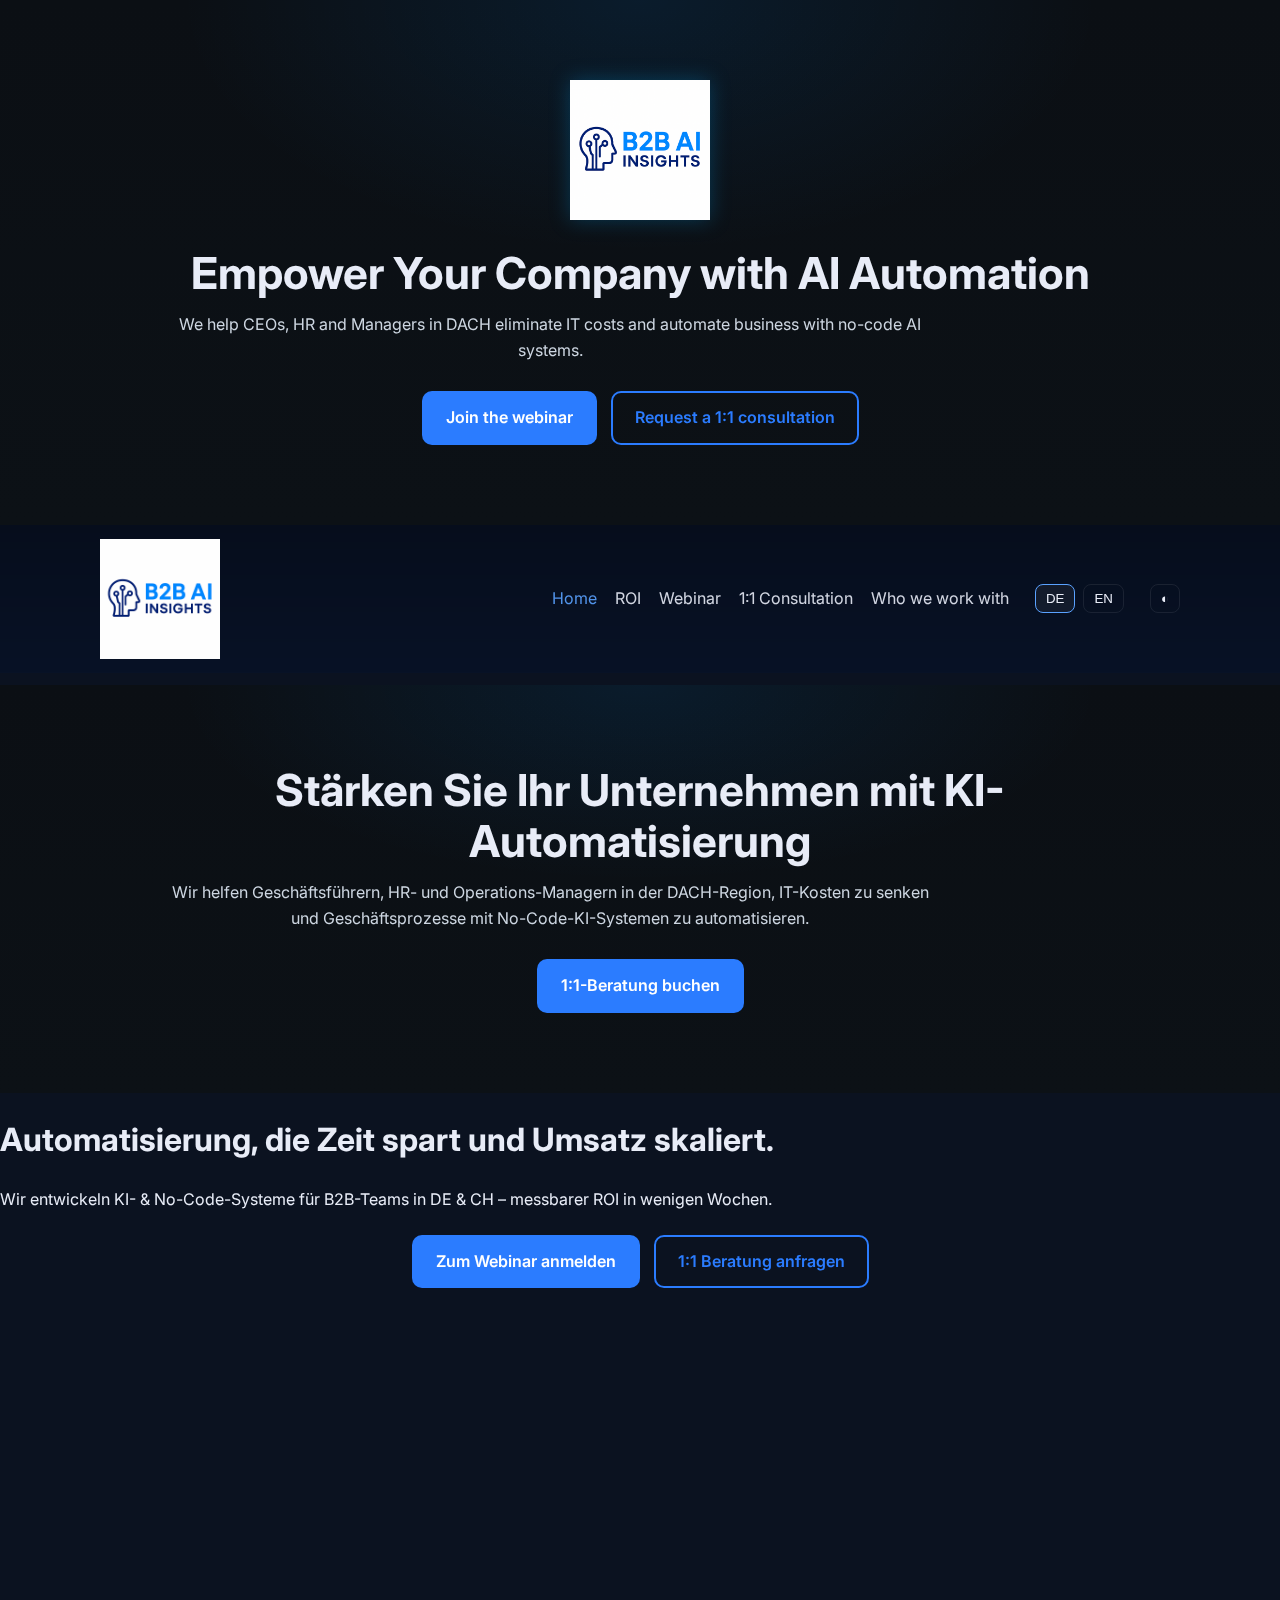
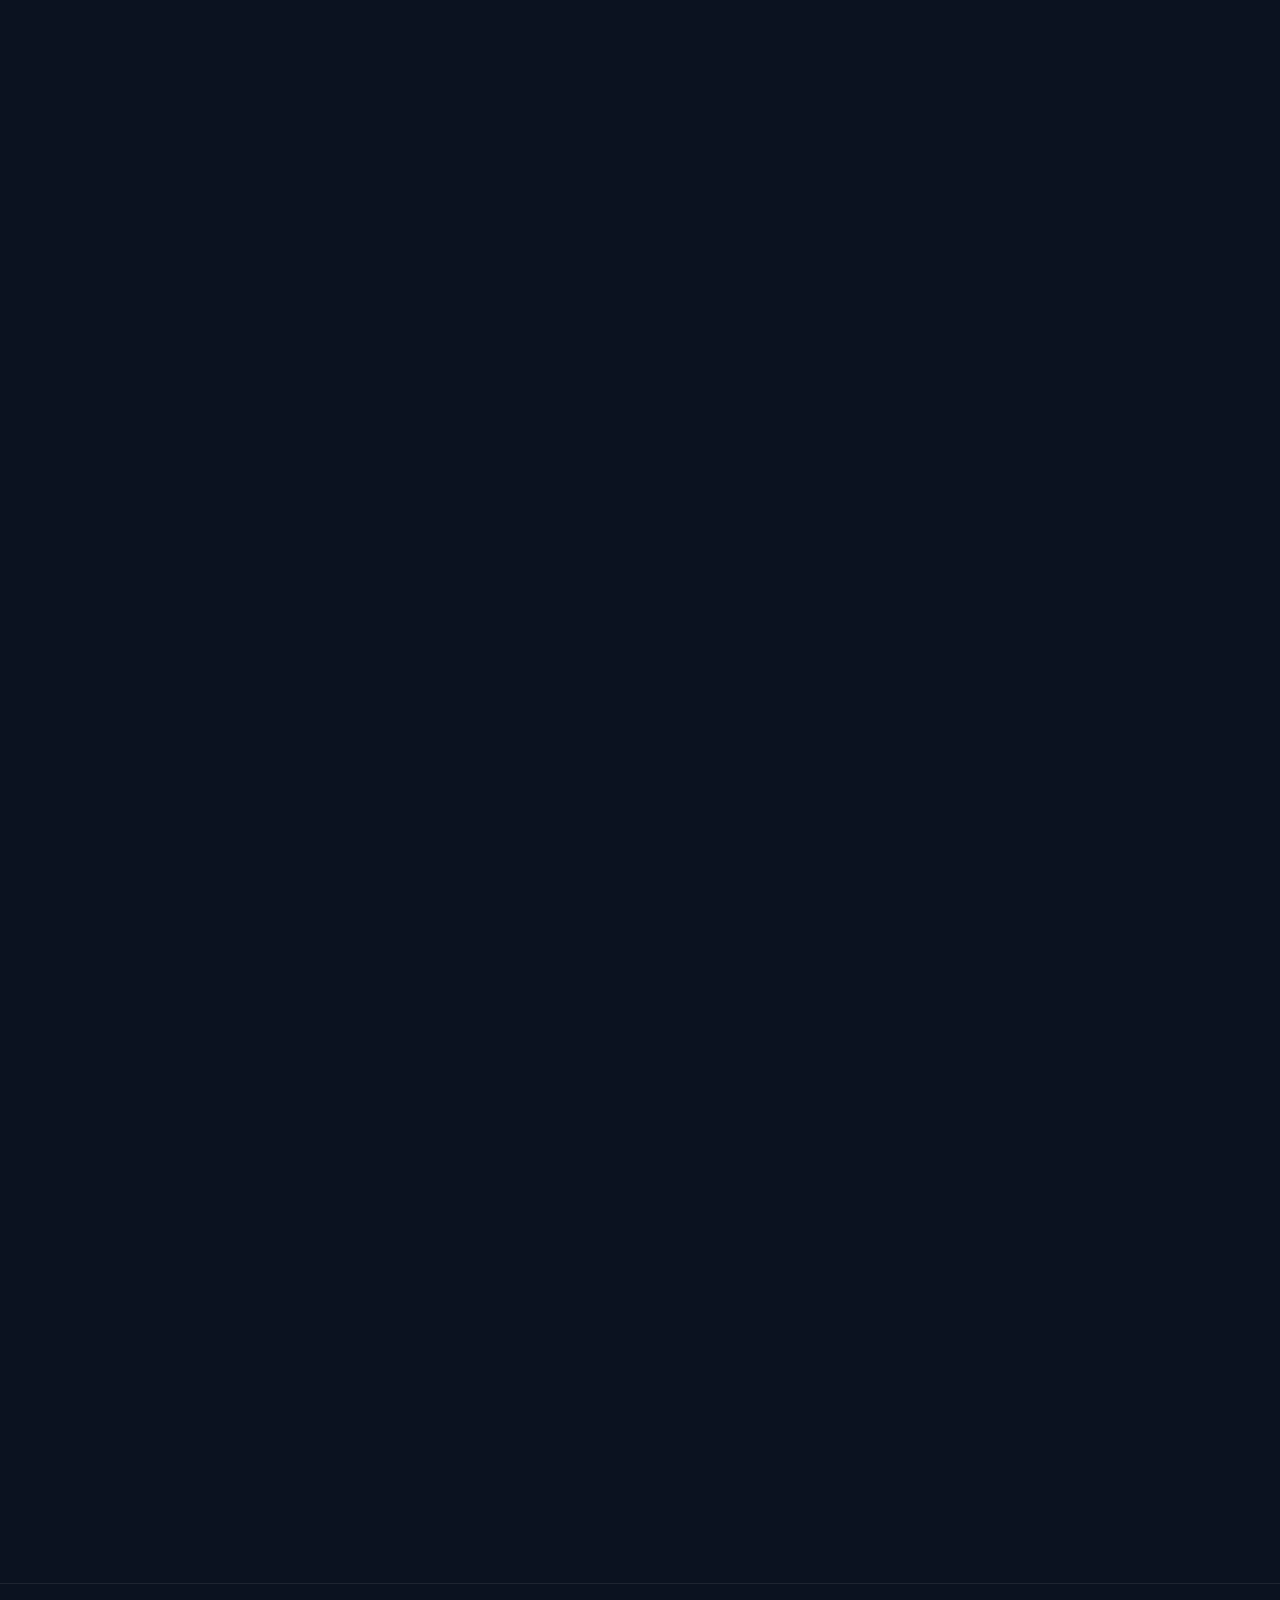
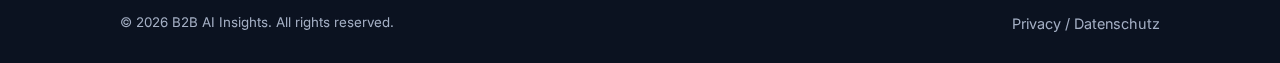
<file: index.html>
<!doctype html>
<html lang="de">
<head>
  <meta charset="utf-8">
  <meta name="viewport" content="width=device-width,initial-scale=1">
  <title>B2B AI Insights — Automation & ROI</title>
  <link rel="icon" href="assets/logo.png">
  <link rel="preconnect" href="https://fonts.gstatic.com" crossorigin>
  <link href="https://fonts.googleapis.com/css2?family=Inter:wght@400;600;700&display=swap" rel="stylesheet">
  <link rel="stylesheet" href="styles.css">
</head>
<body>
  </header>
  
  <section class="hero">
  <div class="container reveal">
    <img src="assets/logo.png" alt="B2B AI Insights logo" class="logo-hero-img" style="width:140px; margin-bottom:20px;">
    <h1>Empower Your Company with AI Automation</h1>
    <p>We help CEOs, HR and Managers in DACH eliminate IT costs and automate business with no-code AI systems.</p>
    <div class="cta-row">
      <a href="webinar.html" class="cta pill">Join the webinar</a>
      <a href="consulting.html" class="cta ghost">Request a 1:1 consultation</a>
    </div>
  </div>
</section>
<header class="nav">
  <div class="container nav-inner">
    <a class="brand" href="index.html"><img src="assets/logo.png" alt="B2B AI Insights" class="logo"></a>
    <nav class="menu">
      <a href="index.html" class="active">Home</a>
      <a href="roi.html">ROI</a>
      <a href="webinar.html">Webinar</a>
      <a href="consulting.html">1:1 Consultation</a>
      <a href="clients.html">Who we work with</a>
      <span class="lang-switch">
        <button id="btnDE" class="active">DE</button>
        <button id="btnEN">EN</button>
      </span>
      <button id="themeToggle" class="toggle" aria-label="Toggle theme">◐</button>
    </nav>
  </div>
</header>
<section class="hero">
  <div class="container reveal">
    
    <div class="lang-en">
      <h1>Empower Your Company with AI Automation</h1>
      <p>We help CEOs, HR and Managers in DACH eliminate IT costs and automate business with no-code AI systems.</p>
      <a href="consulting.html" class="cta pill">Book 1:1 Consultation</a>
    </div>

    <div class="lang-de">
      <h1>Stärken Sie Ihr Unternehmen mit KI-Automatisierung</h1>
      <p>Wir helfen Geschäftsführern, HR- und Operations-Managern in der DACH-Region, IT-Kosten zu senken und Geschäftsprozesse mit No-Code-KI-Systemen zu automatisieren.</p>
      <a href="consulting.html" class="cta pill">1:1-Beratung buchen</a>
    </div>

  </div>
</section>
    <div class="lang-de">
      <h1>Automatisierung, die Zeit spart und Umsatz skaliert.</h1>
      <p>Wir entwickeln KI- & No-Code-Systeme für B2B-Teams in DE & CH – messbarer ROI in wenigen Wochen.</p>
      <div class="cta-row">
        <a href="webinar.html" class="cta pill">Zum Webinar anmelden</a>
        <a href="consulting.html" class="cta ghost">1:1 Beratung anfragen</a>
      </div>
    </div>
  </div>
</section>
  <section id="about" class="section reveal">
  <div class="container grid grid-2">
    <div class="card">
      <div class="lang-en">
        <h2>About B2B AI Insights</h2>
        <p>We help mid-market B2B teams in DE/CH automate Sales, HR, Operations, Support and IT with AI & No-Code — delivering measurable ROI in weeks.</p>
        <p><strong>Approach:</strong> quick audit → ROI model → 30-day pilot → scale-up. <strong>Stack:</strong> Make/n8n, Airtable/Notion, Zapier, CRM, Calendly, AI agents.</p>
      </div>
      <div class="lang-de">
        <h2>Über B2B AI Insights</h2>
        <p>Wir unterstützen mittelständische B2B-Teams in DE/CH bei der Automatisierung von Sales, HR, Operations, Support und IT mit KI & No-Code — mit messbarem ROI in wenigen Wochen.</p>
        <p><strong>Vorgehen:</strong> schneller Audit → ROI-Modell → 30-Tage-Pilot → Skalierung. <strong>Stack:</strong> Make/n8n, Airtable/Notion, Zapier, CRM, Calendly, AI-Agents.</p>
      </div>
    </div>

    <div class="card">
      <div class="lang-en">
        <h3>What clients get</h3>
        <ul class="features">
          <li>Tailored ROI forecast (time, FTE, revenue uplift)</li>
          <li>Automation blueprint (flows, triggers, data model, ownership)</li>
          <li>30-day pilot with KPIs and governance</li>
          <li>Playbooks, checklists, training & enablement</li>
          <li>QA and KPI reviews to lock in results</li>
        </ul>
      </div>
      <div class="lang-de">
        <h3>Ihr Mehrwert</h3>
        <ul class="features">
          <li>Individuelle ROI-Prognose (Zeit, FTE, Umsatzhebel)</li>
          <li>Automation-Blueprint (Flows, Trigger, Datenmodell, Ownership)</li>
          <li>30-Tage-Pilot mit KPIs & Governance</li>
          <li>Playbooks, Checklisten, Training & Enablement</li>
          <li>QA und KPI-Reviews zur Ergebnissicherung</li>
        </ul>
      </div>
    </div>
  </div>
</section>

<!-- ABOUT -->
<section id="about" class="section reveal">
  <div class="container">
    <div class="lang-en">
      <h2>About B2B AI Insights</h2>
      <p><strong>B2B AI Insights</strong> is a consulting & implementation studio helping mid-market B2B companies automate operations, marketing and lead generation with <strong>AI</strong> and <strong>No-Code</strong>. Practical, measurable and human-centered.</p>
      <ul class="features">
        <li>Measurable from day one — baseline, forecast, weekly ROI tracking</li>
        <li>Fast execution — pilot live in 4–6 weeks</li>
        <li>Stack-friendly — Make/n8n, Airtable/Notion, CRM, Calendly</li>
        <li>GDPR-aware — built for DE/CH</li>
      </ul>
    </div>
    <div class="lang-de">
      <h2>Über uns</h2>
      <p><strong>B2B AI Insights</strong> ist ein Beratungs- und Implementierungsstudio für Automatisierung mit <strong>KI</strong> & <strong>No-Code</strong>. Unser Ansatz ist pragmatisch, messbar und menschenzentriert.</p>
      <ul class="features">
        <li>Messbar ab Tag 1 — Baseline, Forecast, wöchentliches ROI-Tracking</li>
        <li>Schnelle Umsetzung — Pilot in 4–6 Wochen</li>
        <li>Stack-freundlich — Make/n8n, Airtable/Notion, CRM, Calendly</li>
        <li>DSGVO-bewusst — optimiert für DE/CH</li>
      </ul>
    </div>
  </div>
</section>

<!-- WHAT WE DO -->
<section id="services" class="section alt reveal">
  <div class="container grid grid-3">
    <div class="card lang-en">
      <h3>⚙️ Automation Audit</h3>
      <p>Map processes, quantify time/FTE savings and create an ROI-first roadmap.</p>
    </div>
    <div class="card lang-en">
      <h3>💡 AI Assistants</h3>
      <p>Lead qualification, follow-ups, summaries and hand-offs — integrated with your CRM.</p>
    </div>
    <div class="card lang-en">
      <h3>📊 ROI Dashboards</h3>
      <p>Real-time visibility of time saved, conversion uplift and revenue increase.</p>
    </div>

    <div class="card lang-de">
      <h3>⚙️ Automatisierungs-Audit</h3>
      <p>Prozesse kartieren, Zeit/FTE-Einsparungen quantifizieren, ROI-Roadmap.</p>
    </div>
    <div class="card lang-de">
      <h3>💡 KI-Assistenten</h3>
      <p>Qualifizierung, Follow-ups, Zusammenfassungen – integriert in Ihr CRM.</p>
    </div>
    <div class="card lang-de">
      <h3>📊 ROI-Dashboards</h3>
      <p>Echtzeit-Sicht auf Zeitersparnis, Conversion-Uplift und Umsatzsteigerung.</p>
    </div>
  </div>
</section>

<!-- WHO WE WORK WITH (teaser + link) -->
<section class="section reveal">
  <div class="container card">
    <div class="lang-en">
      <h2>Who we work with</h2>
      <p class="small">Mid-market B2B: Industrial/Manufacturing, Professional Services, SaaS, Recruiting/HR.</p>
      <div class="badge-row">
        <span class="badge">B2B SaaS</span><span class="badge">Industrial</span><span class="badge">Consulting</span><span class="badge">Recruitment/HR</span>
      </div>
      <div class="cta-row"><a class="btn" href="clients.html">See more</a></div>
    </div>
    <div class="lang-de">
      <h2>Mit wem wir arbeiten</h2>
      <p class="small">Mittelstand B2B: Industrie/Fertigung, Dienstleistungen, SaaS, Recruiting/HR.</p>
      <div class="badge-row">
        <span class="badge">B2B SaaS</span><span class="badge">Industrie</span><span class="badge">Beratung</span><span class="badge">Recruiting/HR</span>
      </div>
      <div class="cta-row"><a class="btn" href="clients.html">Mehr erfahren</a></div>
    </div>
  </div>
</section>

<!-- CTA -->
<section class="section alt reveal">
  <div class="container">
    <div class="lang-en">
      <h2>Ready to see your ROI?</h2>
      <div class="cta-row">
        <a href="webinar.html" class="cta pill">Join the webinar</a>
        <a href="consulting.html" class="cta ghost">Book 1:1 Consultation</a>
      </div>
    </div>
    <div class="lang-de">
      <h2>Bereit für messbaren ROI?</h2>
      <div class="cta-row">
        <a href="webinar.html" class="cta pill">Zum Webinar</a>
        <a href="consulting.html" class="cta ghost">1:1 Beratung</a>
      </div>
    </div>
  </div>
</section>

<footer class="footer">
  <div class="container foot-inner">
    <small>© <span id="year"></span> B2B AI Insights. All rights reserved.</small>
    <a class="small" href="privacy.html">Privacy / Datenschutz</a>
  </div>
</footer>
<script src="script.js" defer></script>
</body>
</html>
</file>
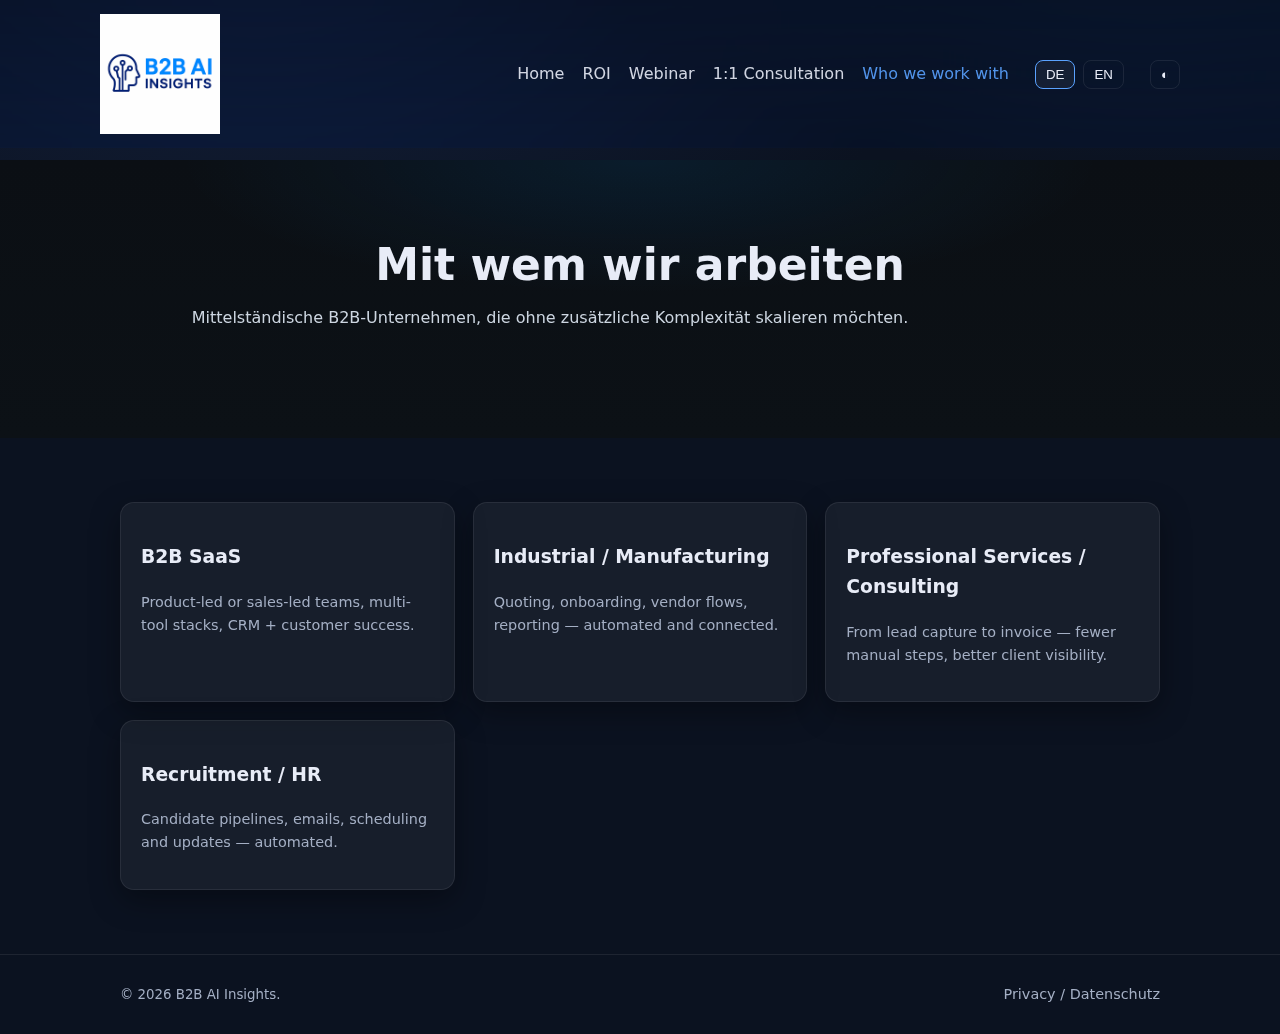
<file: clients.html>
<!doctype html>
<html lang="en">
<head>
  <meta charset="utf-8"><meta name="viewport" content="width=device-width,initial-scale=1">
  <title>Who we work with — B2B AI Insights</title>
  <link rel="icon" href="assets/logo.png"><link rel="stylesheet" href="styles.css">
</head>
<body>
<header class="nav"><div class="container nav-inner">
  <a class="brand" href="index.html"><img src="assets/logo.png" class="logo" alt="B2B AI Insights"></a>
  <nav class="menu">
    <a href="index.html">Home</a><a href="roi.html">ROI</a><a href="webinar.html">Webinar</a>
    <a href="consulting.html">1:1 Consultation</a><a class="active" href="clients.html">Who we work with</a>
    <span class="lang-switch"><button id="btnDE" class="active">DE</button><button id="btnEN">EN</button></span>
    <button id="themeToggle" class="toggle">◐</button>
  </nav>
</div></header>

<section class="hero"><div class="container reveal revealed">
  <div class="lang-en"><h1>Who we work with</h1><p>Mid-market B2B companies that want to scale without adding complexity.</p></div>
  <div class="lang-de"><h1>Mit wem wir arbeiten</h1><p>Mittelständische B2B-Unternehmen, die ohne zusätzliche Komplexität skalieren möchten.</p></div>
</div></section>

<section class="section reveal">
  <div class="container grid grid-3">
    <div class="card">
      <h3>B2B SaaS</h3>
      <p class="small">Product-led or sales-led teams, multi-tool stacks, CRM + customer success.</p>
    </div>
    <div class="card">
      <h3>Industrial / Manufacturing</h3>
      <p class="small">Quoting, onboarding, vendor flows, reporting — automated and connected.</p>
    </div>
    <div class="card">
      <h3>Professional Services / Consulting</h3>
      <p class="small">From lead capture to invoice — fewer manual steps, better client visibility.</p>
    </div>
    <div class="card">
      <h3>Recruitment / HR</h3>
      <p class="small">Candidate pipelines, emails, scheduling and updates — automated.</p>
    </div>
  </div>
</section>

<footer class="footer"><div class="container foot-inner">
  <small>© <span id="year"></span> B2B AI Insights.</small><a class="small" href="privacy.html">Privacy / Datenschutz</a>
</div></footer>
<script src="script.js" defer></script>
</body></html>
</file>
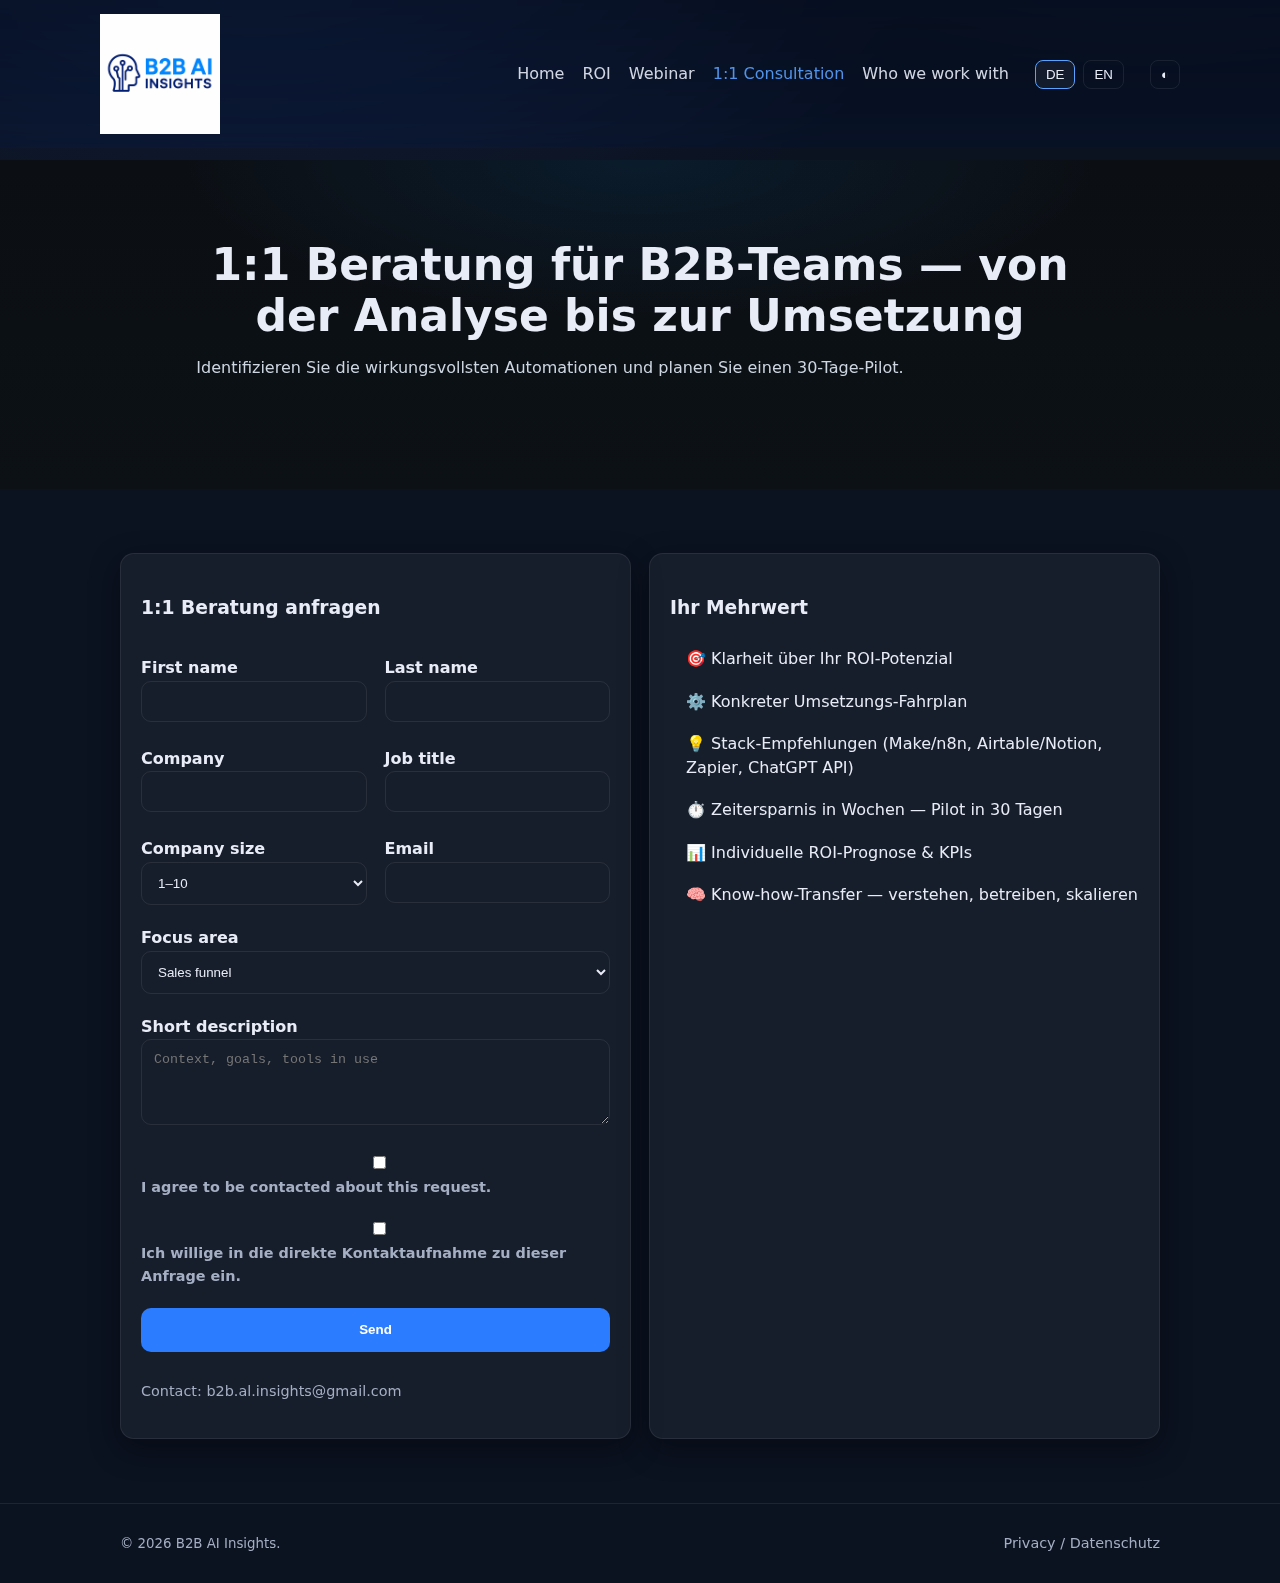
<file: consulting.html>
<!doctype html>
<html lang="en">
<head>
  <meta charset="utf-8"><meta name="viewport" content="width=device-width,initial-scale=1">
  <title>1:1 Consultation — B2B AI Insights</title>
  <link rel="icon" href="assets/logo.png"><link rel="stylesheet" href="styles.css">
</head>
<body>
<header class="nav"><div class="container nav-inner">
  <a class="brand" href="index.html"><img src="assets/logo.png" class="logo" alt="B2B AI Insights"></a>
  <nav class="menu">
    <a href="index.html">Home</a><a href="roi.html">ROI</a><a href="webinar.html">Webinar</a>
    <a class="active" href="consulting.html">1:1 Consultation</a><a href="clients.html">Who we work with</a>
    <span class="lang-switch"><button id="btnDE" class="active">DE</button><button id="btnEN">EN</button></span>
    <button id="themeToggle" class="toggle">◐</button>
  </nav>
</div></header>

<section class="hero"><div class="container reveal revealed">
  <div class="lang-en">
    <h1>1:1 Consulting for B2B Teams — from insight to implementation</h1>
    <p>Book a strategy session to identify your highest-impact automations and design a 30-day pilot.</p>
  </div>
  <div class="lang-de">
    <h1>1:1 Beratung für B2B-Teams — von der Analyse bis zur Umsetzung</h1>
    <p>Identifizieren Sie die wirkungsvollsten Automationen und planen Sie einen 30-Tage-Pilot.</p>
  </div>
</div></section>

<section class="section reveal">
  <div class="container grid grid-2">
    <form class="card form" method="POST" action="FORM_ENDPOINT">
      <h3 class="lang-en">Request a 1:1 consultation</h3>
      <h3 class="lang-de">1:1 Beratung anfragen</h3>
      <div class="grid grid-2">
        <div><label>First name<input name="first_name" required></label></div>
        <div><label>Last name<input name="last_name" required></label></div>
        <div><label>Company<input name="company" required></label></div>
        <div><label>Job title<input name="job_title"></label></div>
        <div><label>Company size
          <select name="company_size"><option>1–10</option><option>11–50</option><option>51–200</option><option>200+</option></select>
        </label></div>
        <div><label>Email<input type="email" name="email" required></label></div>
      </div>
      <label>Focus area
        <select name="focus">
          <option>Sales funnel</option><option>HR automations</option><option>Operations</option>
          <option>Customer support</option><option>IT & integrations</option>
        </select>
      </label>
      <label>Short description<textarea name="message" rows="4" placeholder="Context, goals, tools in use"></textarea></label>
      <label class="small"><input type="checkbox" name="consent" required> I agree to be contacted about this request.</label>
      <label class="small lang-de"><input type="checkbox" required> Ich willige in die direkte Kontaktaufnahme zu dieser Anfrage ein.</label>
      <button class="cta pill" type="submit">Send</button>
      <p class="small">Contact: b2b.al.insights@gmail.com</p>
    </form>

    <div class="card">
      <div class="lang-en">
        <h3>What you gain</h3>
        <ul class="features">
          <li>🎯 Clarity on ROI potential</li>
          <li>⚙️ A step-by-step implementation roadmap</li>
          <li>💡 Expert stack recommendations (Make/n8n, Airtable/Notion, Zapier, ChatGPT API)</li>
          <li>⏱️ Time savings within weeks — pilot ready in 30 days</li>
          <li>📊 Custom ROI forecast & KPIs</li>
          <li>🧠 Enablement — understand, maintain, and scale</li>
        </ul>
      </div>
      <div class="lang-de">
        <h3>Ihr Mehrwert</h3>
        <ul class="features">
          <li>🎯 Klarheit über Ihr ROI-Potenzial</li>
          <li>⚙️ Konkreter Umsetzungs-Fahrplan</li>
          <li>💡 Stack-Empfehlungen (Make/n8n, Airtable/Notion, Zapier, ChatGPT API)</li>
          <li>⏱️ Zeitersparnis in Wochen — Pilot in 30 Tagen</li>
          <li>📊 Individuelle ROI-Prognose & KPIs</li>
          <li>🧠 Know-how-Transfer — verstehen, betreiben, skalieren</li>
        </ul>
      </div>
    </div>
  </div>
</section>

<footer class="footer"><div class="container foot-inner">
  <small>© <span id="year"></span> B2B AI Insights.</small><a class="small" href="privacy.html">Privacy / Datenschutz</a>
</div></footer>
<script src="script.js" defer></script>
</body></html>
</file>
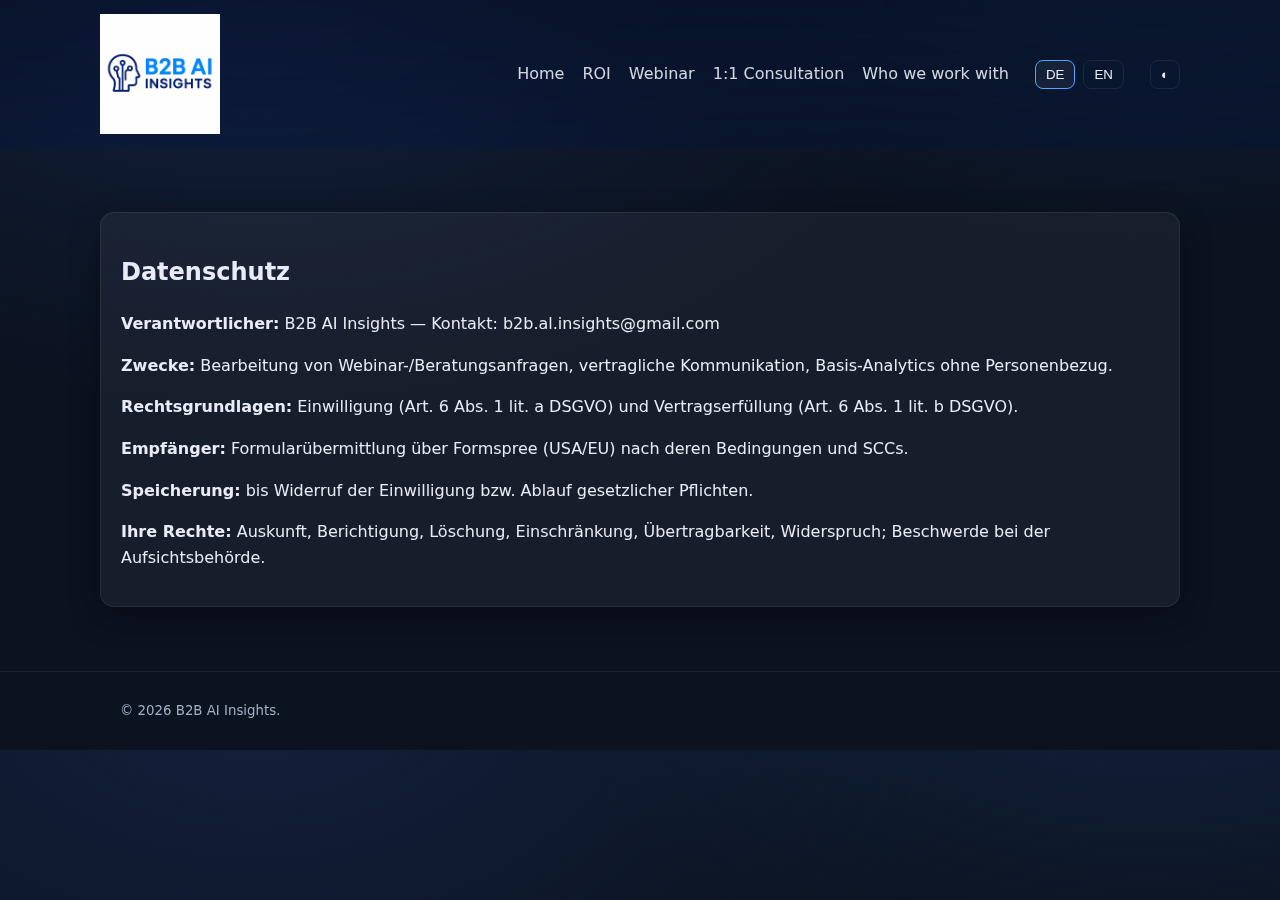
<file: privacy.html>
<!doctype html>
<html lang="en">
<head>
  <meta charset="utf-8"><meta name="viewport" content="width=device-width,initial-scale=1">
  <title>Privacy / Datenschutz — B2B AI Insights</title>
  <link rel="icon" href="assets/logo.png"><link rel="stylesheet" href="styles.css">
</head>
<body>
<header class="nav"><div class="container nav-inner">
  <a class="brand" href="index.html"><img src="assets/logo.png" class="logo" alt="B2B AI Insights"></a>
  <nav class="menu">
    <a href="index.html">Home</a><a href="roi.html">ROI</a><a href="webinar.html">Webinar</a>
    <a href="consulting.html">1:1 Consultation</a><a href="clients.html">Who we work with</a>
    <span class="lang-switch"><button id="btnDE" class="active">DE</button><button id="btnEN">EN</button></span>
    <button id="themeToggle" class="toggle">◐</button>
  </nav>
</div></header>

<section class="section reveal"><div class="container card">
  <div class="lang-en">
    <h2>Privacy Policy</h2>
    <p><strong>Controller:</strong> B2B AI Insights — contact: <a href="mailto:b2b.al.insights@gmail.com">b2b.al.insights@gmail.com</a></p>
    <p><strong>Purpose:</strong> handling webinar/consultation requests, contractual communication, basic non-personal analytics.</p>
    <p><strong>Legal basis:</strong> consent (Art. 6(1)(a) GDPR) and performance of contract (Art. 6(1)(b) GDPR).</p>
    <p><strong>Processors/Recipients:</strong> form submissions via Formspree (USA/EU) under their terms and SCCs.</p>
    <p><strong>Retention:</strong> until consent withdrawal or legal obligations expire.</p>
    <p><strong>Your rights:</strong> access, rectification, erasure, restriction, portability, objection; complaint with the supervisory authority.</p>
  </div>
  <div class="lang-de">
    <h2>Datenschutz</h2>
    <p><strong>Verantwortlicher:</strong> B2B AI Insights — Kontakt: <a href="mailto:b2b.al.insights@gmail.com">b2b.al.insights@gmail.com</a></p>
    <p><strong>Zwecke:</strong> Bearbeitung von Webinar-/Beratungsanfragen, vertragliche Kommunikation, Basis-Analytics ohne Personenbezug.</p>
    <p><strong>Rechtsgrundlagen:</strong> Einwilligung (Art. 6 Abs. 1 lit. a DSGVO) und Vertragserfüllung (Art. 6 Abs. 1 lit. b DSGVO).</p>
    <p><strong>Empfänger:</strong> Formularübermittlung über Formspree (USA/EU) nach deren Bedingungen und SCCs.</p>
    <p><strong>Speicherung:</strong> bis Widerruf der Einwilligung bzw. Ablauf gesetzlicher Pflichten.</p>
    <p><strong>Ihre Rechte:</strong> Auskunft, Berichtigung, Löschung, Einschränkung, Übertragbarkeit, Widerspruch; Beschwerde bei der Aufsichtsbehörde.</p>
  </div>
</div></section>

<footer class="footer"><div class="container foot-inner">
  <small>© <span id="year"></span> B2B AI Insights.</small>
</div></footer>
<script src="script.js" defer></script>
</body></html>
</file>
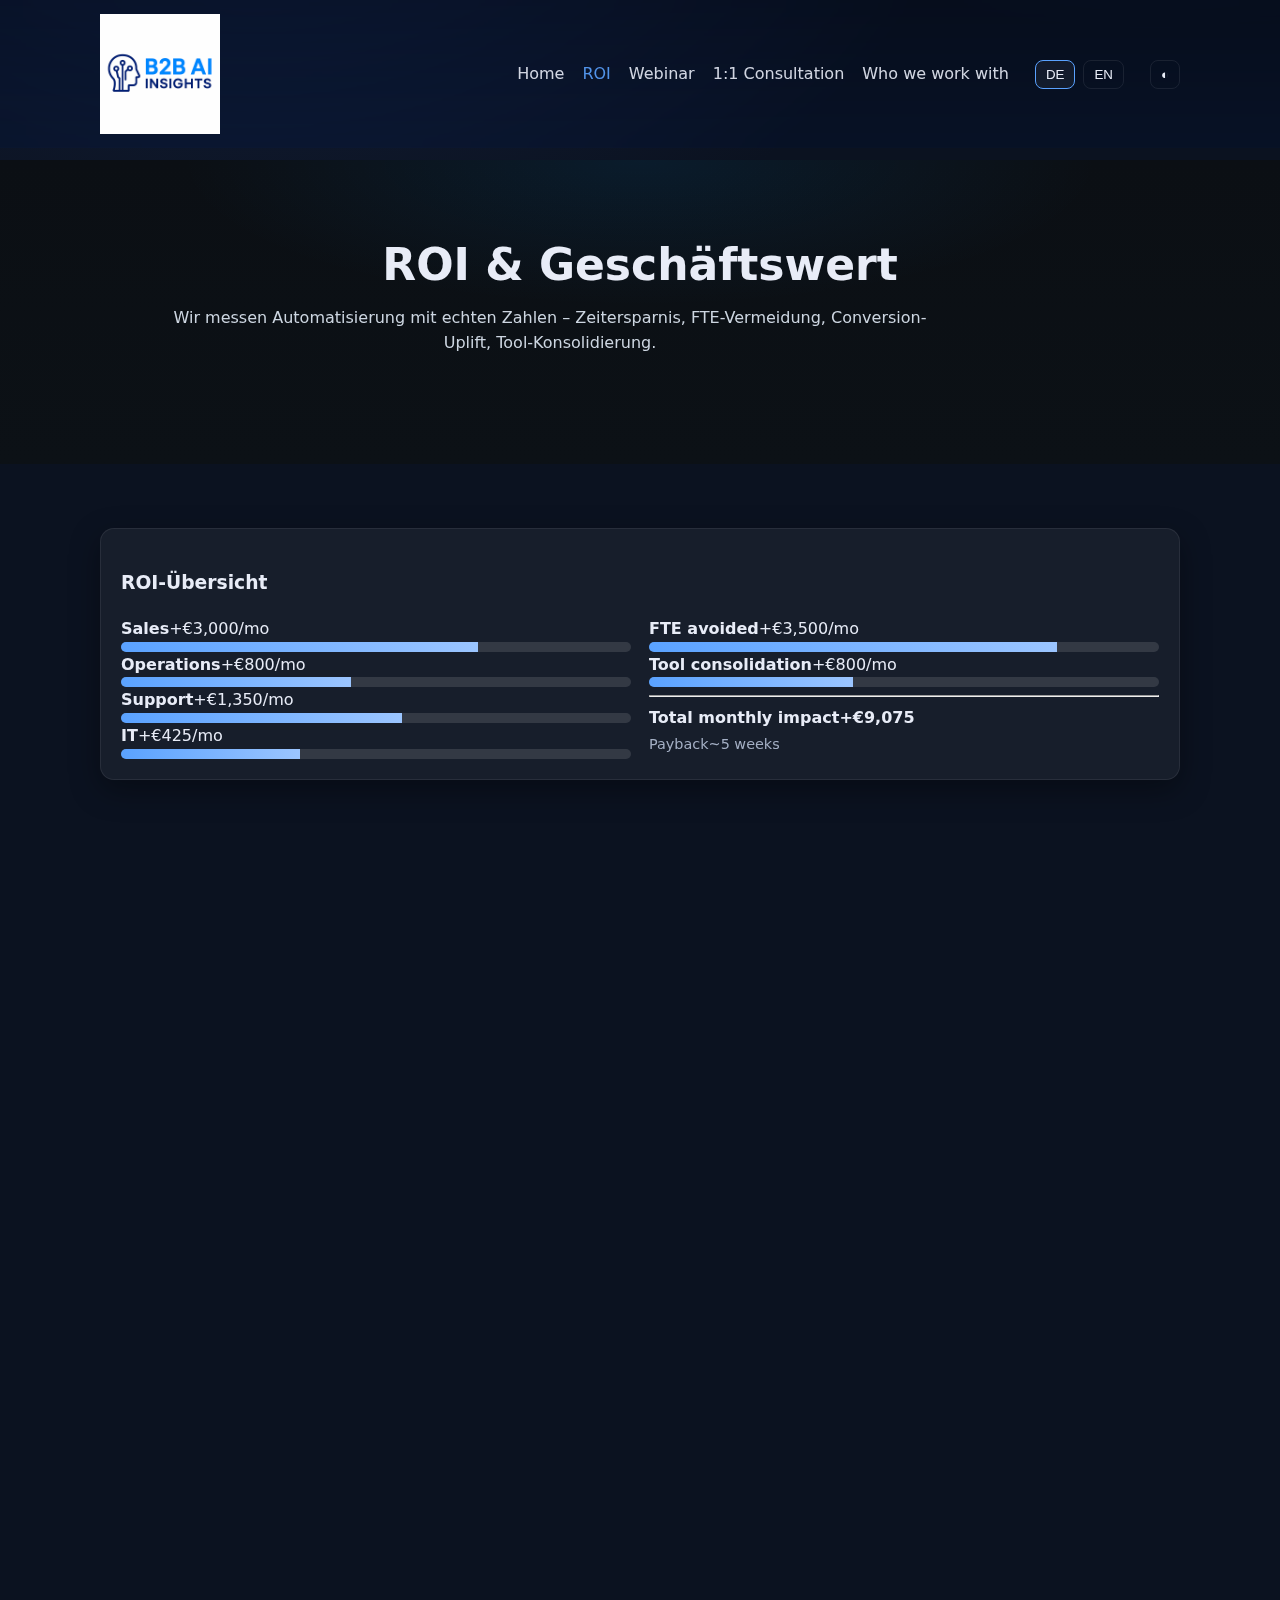
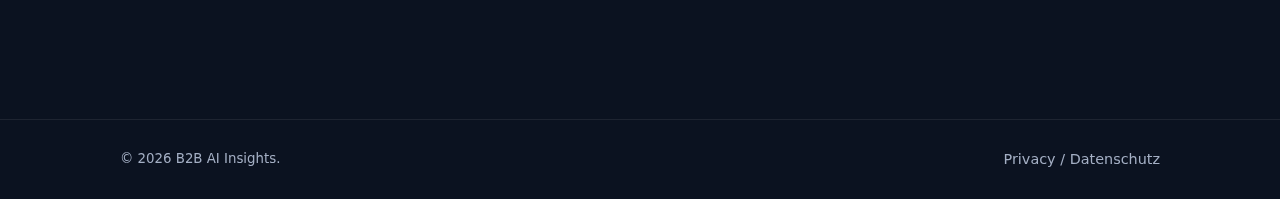
<file: roi.html>
<!doctype html>
<html lang="en">
<head>
  <meta charset="utf-8"><meta name="viewport" content="width=device-width,initial-scale=1">
  <title>ROI — B2B AI Insights</title>
  <link rel="icon" href="assets/logo.png"><link rel="stylesheet" href="styles.css">
</head>
<body>
<header class="nav"><div class="container nav-inner">
  <a class="brand" href="index.html"><img src="assets/logo.png" class="logo" alt="B2B AI Insights"></a>
  <nav class="menu">
    <a href="index.html">Home</a><a class="active" href="roi.html">ROI</a>
    <a href="webinar.html">Webinar</a><a href="consulting.html">1:1 Consultation</a><a href="clients.html">Who we work with</a>
    <span class="lang-switch"><button id="btnDE" class="active">DE</button><button id="btnEN">EN</button></span>
    <button id="themeToggle" class="toggle">◐</button>
  </nav>
</div></header>

<section class="hero"><div class="container reveal revealed">
  <div class="lang-en">
    <h1>ROI & Business Impact</h1>
    <p>We measure automation with real numbers — time saved, FTE avoided, conversion uplift, tool consolidation.</p>
  </div>
  <div class="lang-de">
    <h1>ROI & Geschäftswert</h1>
    <p>Wir messen Automatisierung mit echten Zahlen – Zeitersparnis, FTE-Vermeidung, Conversion-Uplift, Tool-Konsolidierung.</p>
  </div>
</div></section>

<section class="section reveal">
  <div class="container card">
    <h3 class="lang-en">ROI Overview</h3>
    <h3 class="lang-de">ROI-Übersicht</h3>
    <div class="grid grid-2">
      <div>
        <div class="row"><strong>Sales</strong><span>+€3,000/mo</span></div>
        <div class="bar-track" data-w="70%"><div class="bar"></div></div>
        <div class="row"><strong>Operations</strong><span>+€800/mo</span></div>
        <div class="bar-track" data-w="45%"><div class="bar"></div></div>
        <div class="row"><strong>Support</strong><span>+€1,350/mo</span></div>
        <div class="bar-track" data-w="55%"><div class="bar"></div></div>
        <div class="row"><strong>IT</strong><span>+€425/mo</span></div>
        <div class="bar-track" data-w="35%"><div class="bar"></div></div>
      </div>
      <div>
        <div class="row"><strong>FTE avoided</strong><span>+€3,500/mo</span></div>
        <div class="bar-track" data-w="80%"><div class="bar"></div></div>
        <div class="row"><strong>Tool consolidation</strong><span>+€800/mo</span></div>
        <div class="bar-track" data-w="40%"><div class="bar"></div></div>
        <hr>
        <div class="row"><strong>Total monthly impact</strong><span><strong>+€9,075</strong></span></div>
        <div class="row"><span class="small">Payback</span><span class="small">~5 weeks</span></div>
      </div>
    </div>
  </div>
</section>

<section class="section alt reveal">
  <div class="container grid grid-2">
    <div class="card">
      <h3 class="lang-en">Funnel ROI (from click to sale)</h3>
      <h3 class="lang-de">Funnel-ROI (vom Klick zum Deal)</h3>
      <ul class="features">
        <li>CTR 0.8% → 1.2% (+0.4pp)</li>
        <li>CPL 8€ → 6€ (-2€)</li>
        <li>Signup→Attendance 30% → 40% (+10pp)</li>
        <li>Attendance→Booking 10% → 15% (+5pp)</li>
        <li>Close rate 25% → 30% (+5pp)</li>
        <li>Avg. deal €7,500 → €8,000 (+€500)</li>
      </ul>
    </div>
    <div class="card">
      <h3 class="lang-en">Scenarios (30/90/180 days)</h3>
      <h3 class="lang-de">Szenarien (30/90/180 Tage)</h3>
      <ul class="features">
        <li>Pessimistic: €4,700 → €10,350 → €13,200</li>
        <li>Realistic: €9,000 → €18,000 → €21,000</li>
        <li>Optimistic: €13,500 → €27,000 → €32,000</li>
      </ul>
    </div>
  </div>
</section>

<section class="section reveal">
  <div class="container card">
    <div class="lang-en">
      <h3>Case snippets</h3>
      <p><strong>Industrial:</strong> Excel → Airtable + automations → 8h/day saved.<br>
         <strong>Recruitment:</strong> candidate updates automated → 25h/week saved.<br>
         <strong>SaaS:</strong> AI follow-up assistant → +22% conversion in 1 month.</p>
      <div class="cta-row"><a class="cta pill" href="consulting.html">Validate your ROI → Book 1:1</a></div>
    </div>
    <div class="lang-de">
      <h3>Beispiele</h3>
      <p><strong>Industrie:</strong> Excel → Airtable + Automationen → 8 Std./Tag gespart.<br>
         <strong>Recruiting:</strong> Kandidaten-Updates automatisiert → 25 Std./Woche gespart.<br>
         <strong>SaaS:</strong> KI-Follow-ups → +22% Conversion in 1 Monat.</p>
      <div class="cta-row"><a class="cta pill" href="consulting.html">ROI validieren → 1:1 buchen</a></div>
    </div>
  </div>
</section>

<footer class="footer"><div class="container foot-inner">
  <small>© <span id="year"></span> B2B AI Insights.</small><a class="small" href="privacy.html">Privacy / Datenschutz</a>
</div></footer>
<script src="script.js" defer></script>
</body></html>
</file>
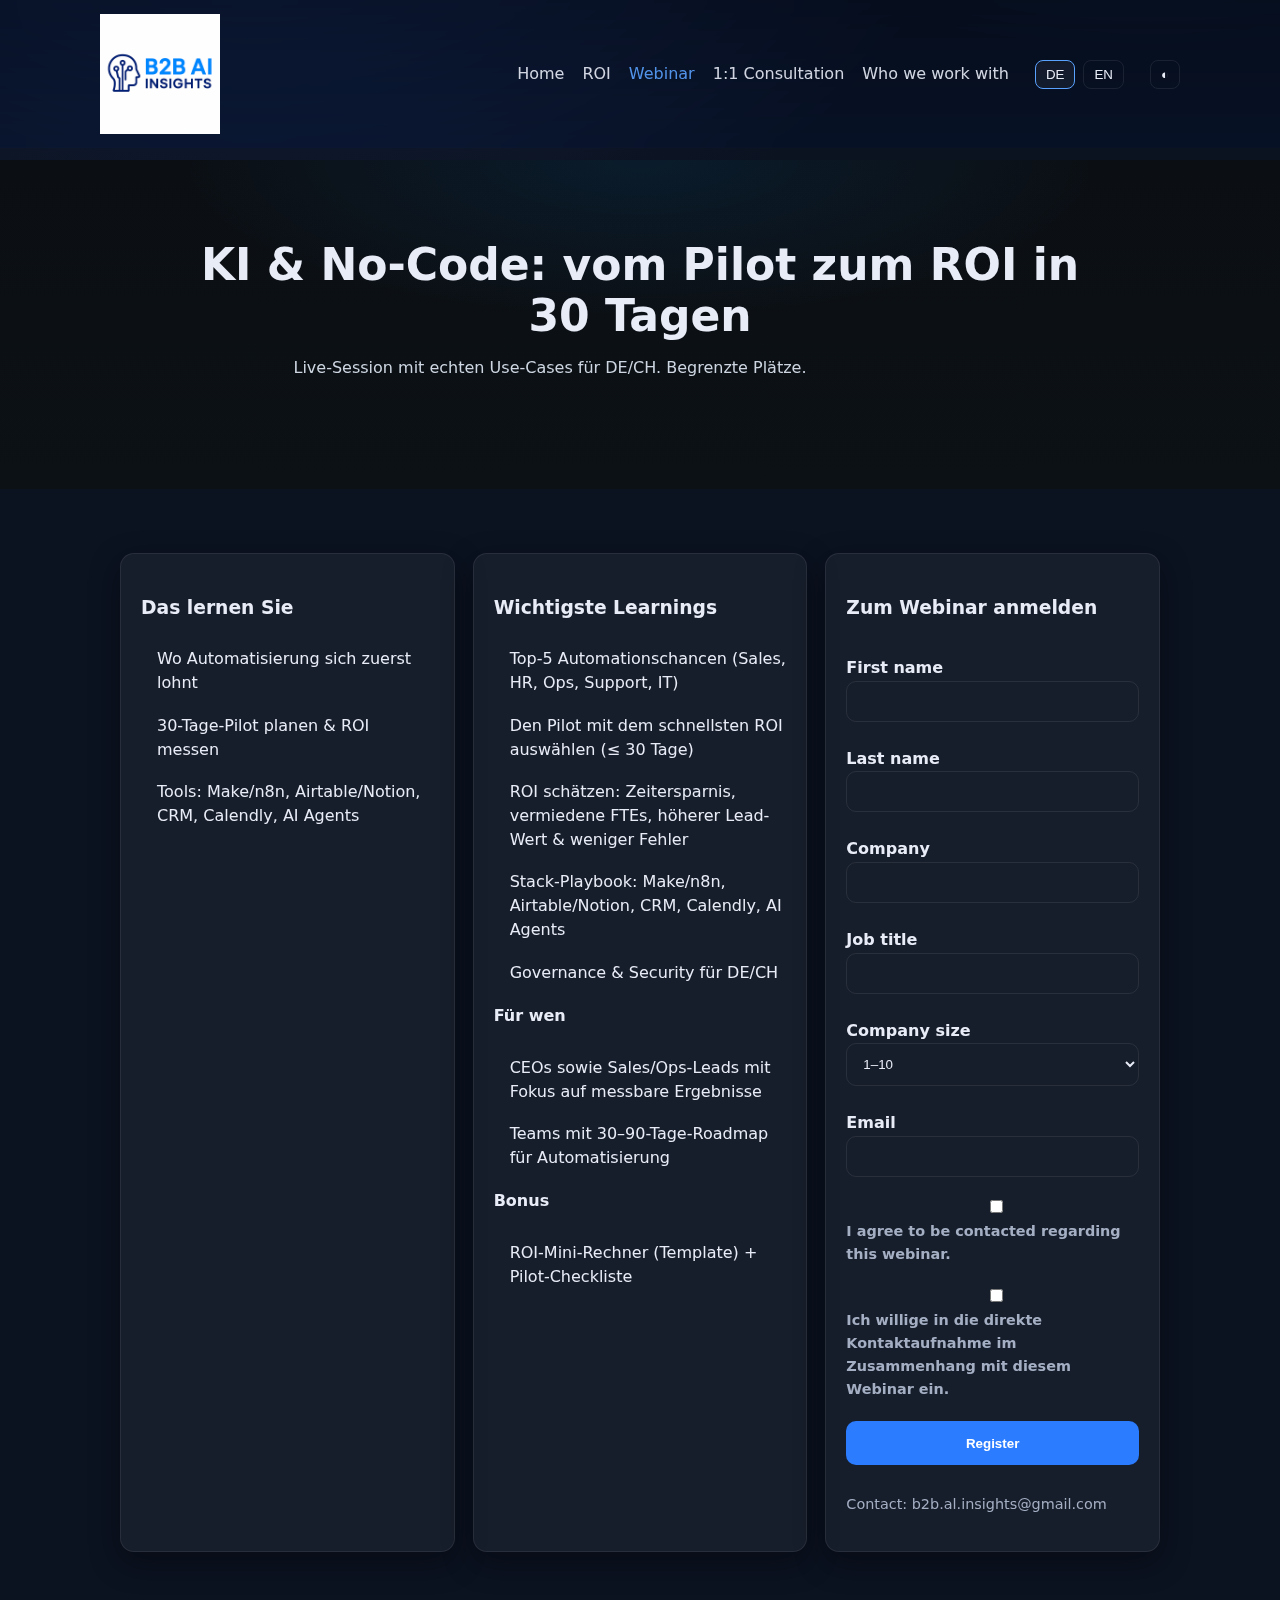
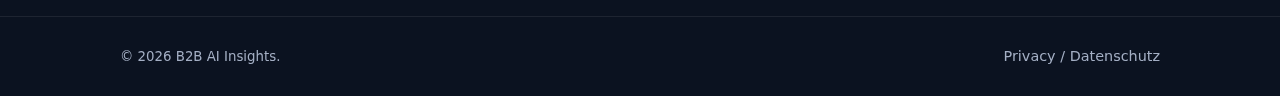
<file: webinar.html>
<!doctype html>
<html lang="en">
<head>
  <meta charset="utf-8" />
  <meta name="viewport" content="width=device-width,initial-scale=1" />
  <title>Webinar — B2B AI Insights</title>
  <link rel="icon" href="assets/logo.png" />
  <link rel="stylesheet" href="styles.css" />
</head>
<body>
  <!-- NAV -->
  <header class="nav">
    <div class="container nav-inner">
      <a class="brand" href="index.html">
        <img src="assets/logo.png" class="logo" alt="B2B AI Insights" />
      </a>
      <nav class="menu">
        <a href="index.html">Home</a>
        <a href="roi.html">ROI</a>
        <a class="active" href="webinar.html">Webinar</a>
        <a href="consulting.html">1:1 Consultation</a>
        <a href="clients.html">Who we work with</a>
        <span class="lang-switch">
          <button id="btnDE" class="active">DE</button>
          <button id="btnEN">EN</button>
        </span>
        <button id="themeToggle" class="toggle" aria-label="Toggle theme">◐</button>
      </nav>
    </div>
  </header>

  <!-- HERO -->
  <section class="hero">
    <div class="container reveal revealed">
      <div class="lang-en">
        <h1>AI & No-Code for B2B: from pilot to ROI in 30 days</h1>
        <p>Live session with real DE/CH use-cases. Seats are limited.</p>
      </div>
      <div class="lang-de">
        <h1>KI & No-Code: vom Pilot zum ROI in 30 Tagen</h1>
        <p>Live-Session mit echten Use-Cases für DE/CH. Begrenzte Plätze.</p>
      </div>
    </div>
  </section>

  <!-- CONTENT -->
  <section class="section reveal">
    <div class="container grid grid-2">

      <!-- WHAT YOU'LL LEARN -->
      <div class="card">
        <div class="lang-en">
          <h3>What you’ll learn</h3>
          <ul class="features">
            <li>Where automation pays off first</li>
            <li>How to design a 30-day pilot & measure ROI</li>
            <li>Tooling: Make/n8n, Airtable/Notion, CRM, Calendly, AI agents</li>
          </ul>
        </div>
        <div class="lang-de">
          <h3>Das lernen Sie</h3>
          <ul class="features">
            <li>Wo Automatisierung sich zuerst lohnt</li>
            <li>30-Tage-Pilot planen & ROI messen</li>
            <li>Tools: Make/n8n, Airtable/Notion, CRM, Calendly, AI Agents</li>
          </ul>
        </div>
      </div>
      <!-- EXTRA: Key takeaways / For whom / Bonus -->
<div class="card">
  <div class="lang-en">
    <h3>Key takeaways</h3>
    <ul class="features">
      <li>Map your top-5 automation opportunities (Sales, HR, Ops, Support, IT)</li>
      <li>Pick the pilot with the fastest path to ROI (≤ 30 days)</li>
      <li>How to estimate ROI: time saved, avoided FTE, higher lead value & fewer errors</li>
      <li>Stack playbook: Make/n8n, Airtable/Notion, CRM, Calendly, AI agents</li>
      <li>Governance & security essentials for DE/CH</li>
    </ul>

    <h4>Who should attend</h4>
    <ul class="features">
      <li>CEOs and Heads of Sales/Operations who want measurable results</li>
      <li>Teams planning a 30–90 day automation roadmap</li>
    </ul>

    <h4>Bonus</h4>
    <ul class="features">
      <li>ROI mini-calculator (template) + pilot checklist</li>
    </ul>
  </div>

  <div class="lang-de">
    <h3>Wichtigste Learnings</h3>
    <ul class="features">
      <li>Top-5 Automationschancen (Sales, HR, Ops, Support, IT)</li>
      <li>Den Pilot mit dem schnellsten ROI auswählen (≤ 30 Tage)</li>
      <li>ROI schätzen: Zeitersparnis, vermiedene FTEs, höherer Lead-Wert & weniger Fehler</li>
      <li>Stack-Playbook: Make/n8n, Airtable/Notion, CRM, Calendly, AI Agents</li>
      <li>Governance & Security für DE/CH</li>
    </ul>

    <h4>Für wen</h4>
    <ul class="features">
      <li>CEOs sowie Sales/Ops-Leads mit Fokus auf messbare Ergebnisse</li>
      <li>Teams mit 30–90-Tage-Roadmap für Automatisierung</li>
    </ul>

    <h4>Bonus</h4>
    <ul class="features">
      <li>ROI-Mini-Rechner (Template) + Pilot-Checkliste</li>
    </ul>
  </div>
</div>

      <!-- FORM -->
      <form class="card form" method="POST" action="https://formspree.io/f/movpgvbg">
        <h3 class="lang-en">Register for the webinar</h3>
        <h3 class="lang-de">Zum Webinar anmelden</h3>

        <!-- hidden helpers -->
        <input type="hidden" name="_subject" value="Webinar registration (B2B AI Insights)" />
        <input type="hidden" name="_language" value="en" />
        <input type="text" name="_honeypot" style="display:none" />

        <div class="grid grid-2">
          <div><label>First name<input name="first_name" required /></label></div>
          <div><label>Last name<input name="last_name" required /></label></div>
          <div><label>Company<input name="company" required /></label></div>
          <div><label>Job title<input name="job_title" /></label></div>
          <div>
            <label>Company size
              <select name="company_size">
                <option>1–10</option><option>11–50</option>
                <option>51–200</option><option>200+</option>
              </select>
            </label>
          </div>
          <div><label>Email<input type="email" name="email" required /></label></div>
        </div>

        <label class="small">
          <input type="checkbox" name="consent" required />
          I agree to be contacted regarding this webinar.
        </label>
        <label class="small lang-de">
          <input type="checkbox" required />
          Ich willige in die direkte Kontaktaufnahme im Zusammenhang mit diesem Webinar ein.
        </label>

        <button class="cta pill" type="submit">Register</button>
        <p class="small">Contact: b2b.al.insights@gmail.com</p>
      </form>

    </div>
  </section>

  <footer class="footer">
    <div class="container foot-inner">
      <small>© <span id="year"></span> B2B AI Insights.</small>
      <a class="small" href="privacy.html">Privacy / Datenschutz</a>
    </div>
  </footer>

  <script src="script.js" defer></script>
</body>
</html>
</file>
<file: styles.css>
:root{
  --bg:#0b1220; --bg-soft:#121a2a; --text:#e8ecf7; --muted:#a4afc4;
  --card:rgba(255,255,255,.05); --border:rgba(255,255,255,.08);
  --accent:#5aa2ff; --accent-2:#9bc5ff; --shadow:0 10px 30px rgba(0,0,0,.35);
}

*{box-sizing:border-box}
html{scroll-behavior:smooth}
body{
  margin:0; font:16px/1.6 Inter,system-ui,-apple-system,Segoe UI,Roboto,Arial,sans-serif;
  background:radial-gradient(1200px 800px at 20% -10%, #14213d 0%, transparent 60%),
             radial-gradient(1000px 600px at 90% -20%, #13243f 0%, transparent 65%), var(--bg);
  color:var(--text);
}
body.light{
  --bg:#ffffff; --bg-soft:#f6f8fb; --text:#0a1220; --muted:#51607c;
  --card:#ffffff; --border:#e9eef5; --accent:#2a6df4; --accent-2:#7fb0ff; --shadow:0 6px 20px rgba(0,0,0,.1);
  background:linear-gradient(180deg,#f7f9fe 0%,#ffffff 50%);
}

a{color:var(--text); text-decoration:none}
.container{max-width:1080px; margin:0 auto; padding:0 20px}

.nav{position:sticky; top:0; z-index:50; backdrop-filter:saturate(140%) blur(10px);
  background:linear-gradient(180deg,rgba(0,0,0,.25),rgba(0,0,0,.0));
}
body.light .nav{background:rgba(255,255,255,.75)}
.nav-inner{display:flex; align-items:center; justify-content:space-between; padding:14px 0}
.logo{height:32px}
.menu{display:flex; gap:18px; align-items:center}
.menu a{opacity:.9}
.menu a.active,.menu a:hover{color:var(--accent)}
.lang-switch button,.toggle{
  border:1px solid var(--border); background:transparent; color:var(--text);
  padding:6px 10px; border-radius:8px; cursor:pointer
}
.lang-switch{display:flex; gap:8px; margin-left:8px}
.lang-switch .active{background:var(--card); border-color:var(--accent)}
.toggle{margin-left:8px}

.hero{padding:80px 0 40px; position:relative; overflow:hidden}
.hero h1{font-size:44px; line-height:1.1; margin:0 0 14px}
.hero p{color:var(--muted); max-width:760px}
.cta-row{display:flex; gap:12px; margin-top:22px}
.cta,.btn{display:inline-block; padding:12px 18px; border-radius:12px; border:1px solid var(--border)}
.pill{background:var(--accent); color:#fff; border-color:transparent}
.ghost{background:transparent; color:var(--text)}
.section{padding:64px 0}
.section.alt{background:linear-gradient(180deg,transparent,rgba(255,255,255,.04) 100%)}
.card{background:var(--card); border:1px solid var(--border); border-radius:14px; padding:20px; box-shadow:var(--shadow)}
.grid{display:grid; gap:18px}
.grid-3{grid-template-columns:repeat(auto-fit, minmax(260px, 1fr))}
.grid-2{grid-template-columns:repeat(auto-fit, minmax(320px, 1fr))}
.badge-row{display:flex; gap:8px; flex-wrap:wrap}
.badge{padding:6px 10px; border-radius:999px; border:1px solid var(--border); color:var(--muted)}

.features{list-style:none; padding:0; margin:18px 0 0}
.features li{margin:6px 0}

.form{display:grid; gap:14px}
.form .grid-2{grid-template-columns:repeat(auto-fit, minmax(220px, 1fr))}
input,select,textarea{
  width:100%; padding:12px 12px; border-radius:10px; border:1px solid var(--border);
  background:transparent; color:var(--text)
}
label{display:block; font-weight:600; margin-bottom:6px}
.small{color:var(--muted); font-size:.9rem}

.footer{padding:28px 0; border-top:1px solid var(--border); color:var(--muted)}
.foot-inner{display:flex; align-items:center; justify-content:space-between; gap:10px; flex-wrap:wrap}

/* language visibility */
.lang-en{display:none}
body.show-en .lang-en{display:block}
body.show-en .lang-de{display:none}

/* reveal on scroll */
.reveal{opacity:0; transform:translateY(14px); transition:opacity .6s ease, transform .6s ease}
.revealed{opacity:1; transform:none}

/* ROI bars (simple) */
.roi-bars .row{display:flex; justify-content:space-between; margin-bottom:8px}
.bar-track{height:10px; background:rgba(255,255,255,.12); border-radius:20px; overflow:hidden}
body.light .bar-track{background:#e8eef8}
.bar{height:100%; background:linear-gradient(90deg,var(--accent),var(--accent-2))}
.features { margin: 0; padding-left: 1rem; display: grid; gap: .4rem; }
.features li { line-height: 1.5; }
.card h4 { margin-top: .75rem; font-weight: 600; }
.muted.small { opacity: .75; font-size: .9rem; }
.grid-4 { display:grid; grid-template-columns:repeat(4,minmax(0,1fr)); gap:16px; }
.table { width:100%; border-collapse:collapse; }
.table th, .table td { padding:10px 12px; border-bottom:1px solid rgba(255,255,255,.08); }
.table thead th { opacity:.8; text-transform:uppercase; font-size:.85rem; letter-spacing:.02em; }
@media (max-width:960px){ .grid-4 { grid-template-columns:repeat(2,1fr); } }
.roi-grid {
  display: grid;
  grid-template-columns: repeat(auto-fit, minmax(250px, 1fr));
  gap: 1.5rem;
  margin-top: 2rem;
}

.roi-card {
  background: rgba(255, 255, 255, 0.05);
  border: 1px solid rgba(255, 255, 255, 0.1);
  padding: 1.5rem;
  border-radius: 10px;
  transition: transform 0.3s ease, box-shadow 0.3s ease;
}

.roi-card:hover {
  transform: translateY(-6px);
  box-shadow: 0 4px 20px rgba(0,0,0,0.25);
}

.roi-card h3 {
  color: #00aaff;
  margin-bottom: 0.8rem;
}

.roi-card ul {
  list-style: none;
  padding: 0;
}

.roi-card li {
  margin: 0.3rem 0;
}
.roi-vertical {
  display: flex;
  flex-direction: column;
  gap: 2rem;
  margin-top: 2rem;
}

.roi-card {
  background: rgba(255, 255, 255, 0.05);
  border: 1px solid rgba(255, 255, 255, 0.1);
  padding: 1.5rem;
  border-radius: 10px;
  transition: transform 0.3s ease, box-shadow 0.3s ease;
}

.roi-card:hover {
  transform: translateY(-4px);
  box-shadow: 0 4px 12px rgba(0, 0, 0, 0.25);
}

.roi-card h3 {
  color: #00aaff;
  margin-bottom: 0.8rem;
}

.roi-card ul {
  list-style: none;
  padding: 0;
  margin: 0;
}
/* === HERO LAYOUT FIX === */
.hero {
  padding: 80px 20px;
  background: radial-gradient(60% 80% at 50% 0%, rgba(0,140,255,.10), transparent 60%),
              linear-gradient(180deg, #0b0f14 0%, #0c1116 100%);
}

.hero .container {
  max-width: 980px;
  margin: 0 auto;          /* wyśrodkowanie całego bloku */
  text-align: center;       /* środek dla tekstu i przycisków */
}

.hero h1 {
  margin: 0 0 14px;
  line-height: 1.15;
}

.hero p {
  margin: 0 0 28px;
  color: #cdd6e1;
}

/* CTA – równe, na środku, responsywnie */
.cta-row {
  display: flex;
  justify-content: center;
  align-items: center;
  gap: 14px;
  flex-wrap: wrap;
}

.cta {
  display: inline-flex;
  align-items: center;
  justify-content: center;
  min-height: 44px;
  padding: 12px 22px;
  border-radius: 10px;
  font-weight: 600;
  text-decoration: none;
  transition: transform .15s ease, background-color .2s ease, border-color .2s ease, color .2s ease;
}

.cta.pill {
  background: #2b7cff;
  color: #fff;
  border: 2px solid transparent;
}

.cta.pill:hover { transform: translateY(-1px); }

.cta.ghost {
  border: 2px solid #2b7cff;
  color: #2b7cff;
  background: transparent;
}

.cta.ghost:hover {
  color: #fff;
  background: #2b7cff;
}

/* Logo w hero – delikatny efekt */
.logo-hero-img, .hero img.logo-hero-img {
  width: 140px;
  height: auto;
  margin-bottom: 16px;
  filter: drop-shadow(0 0 10px rgba(0,170,255,.25));
  }
  .logo {
  width: 120px;
  height: auto;
  display: inline-block;
  vertical-align: middle;
}

/* Odstęp pod nawigacją, żeby nic się nie „klejało” */
.nav + .hero { margin-top: 12px; }

.roi-card li {
  margin: 0.4rem 0;
}
</file>
